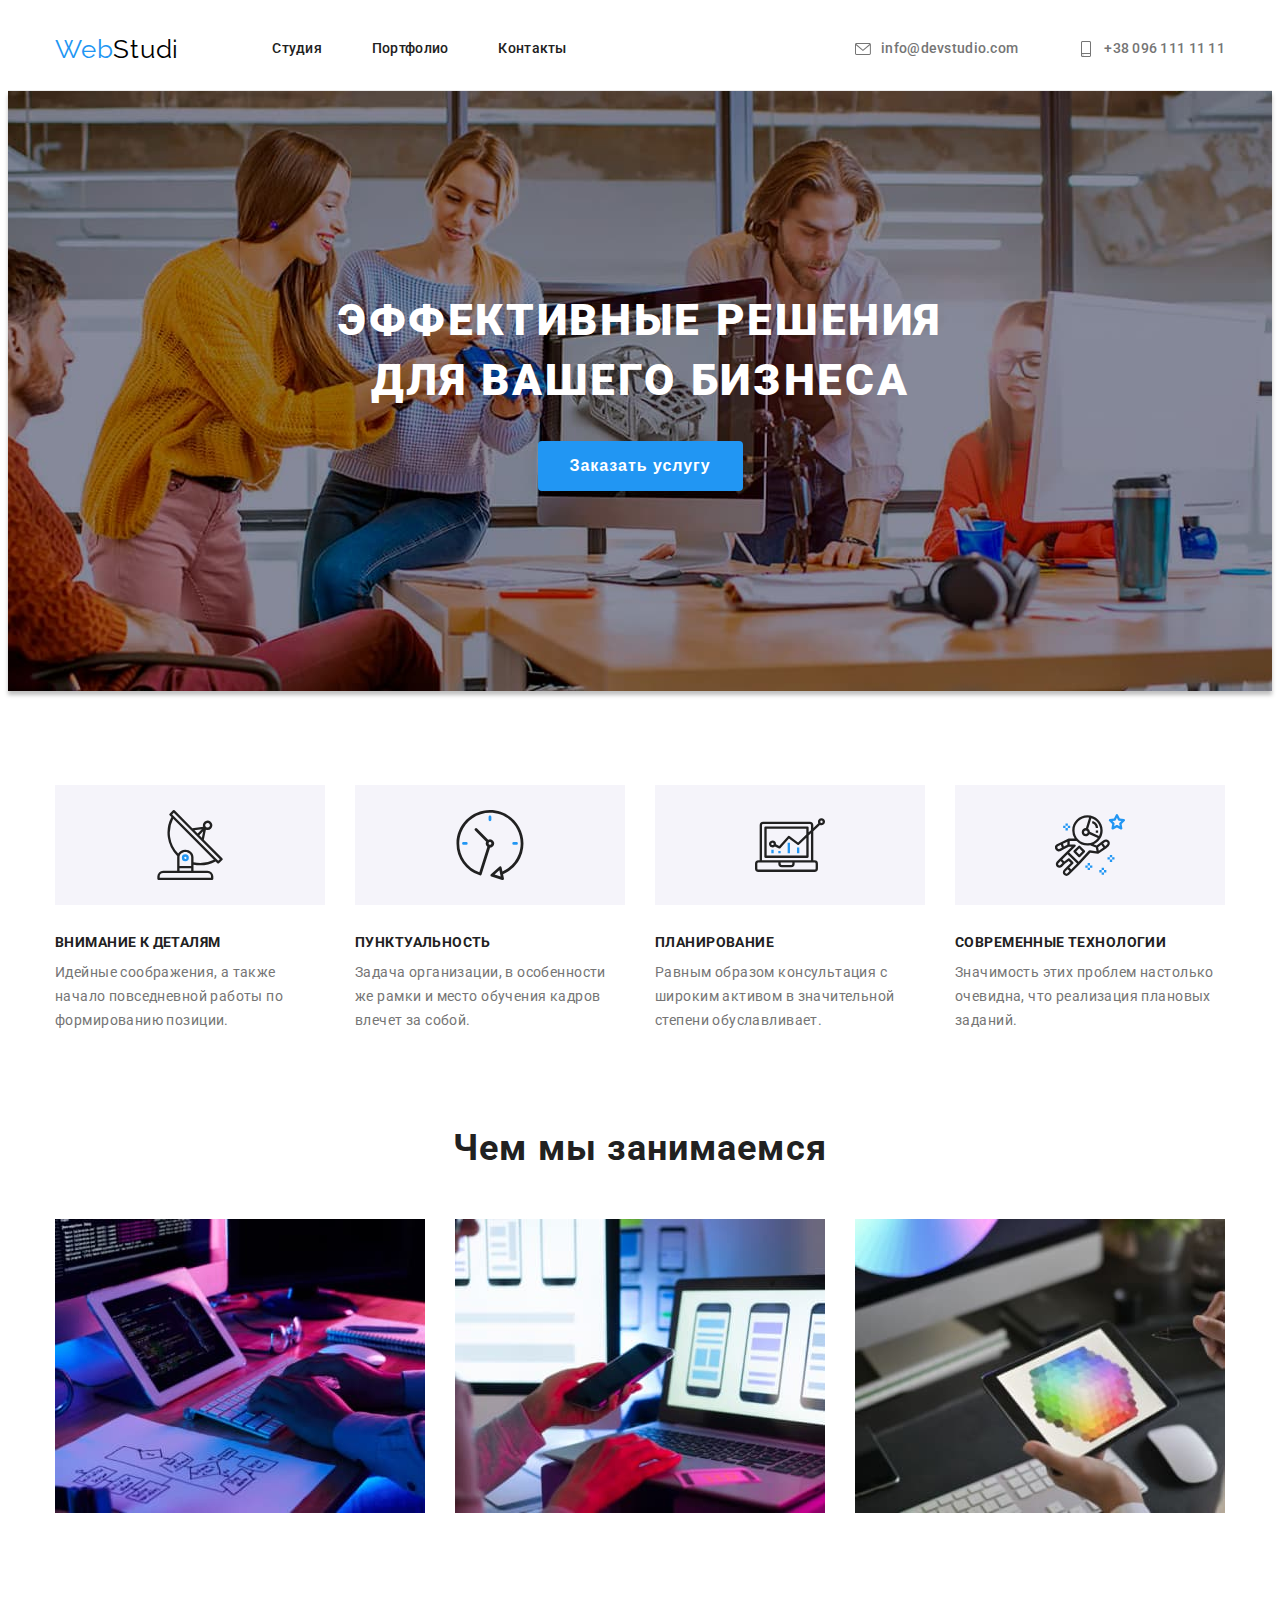
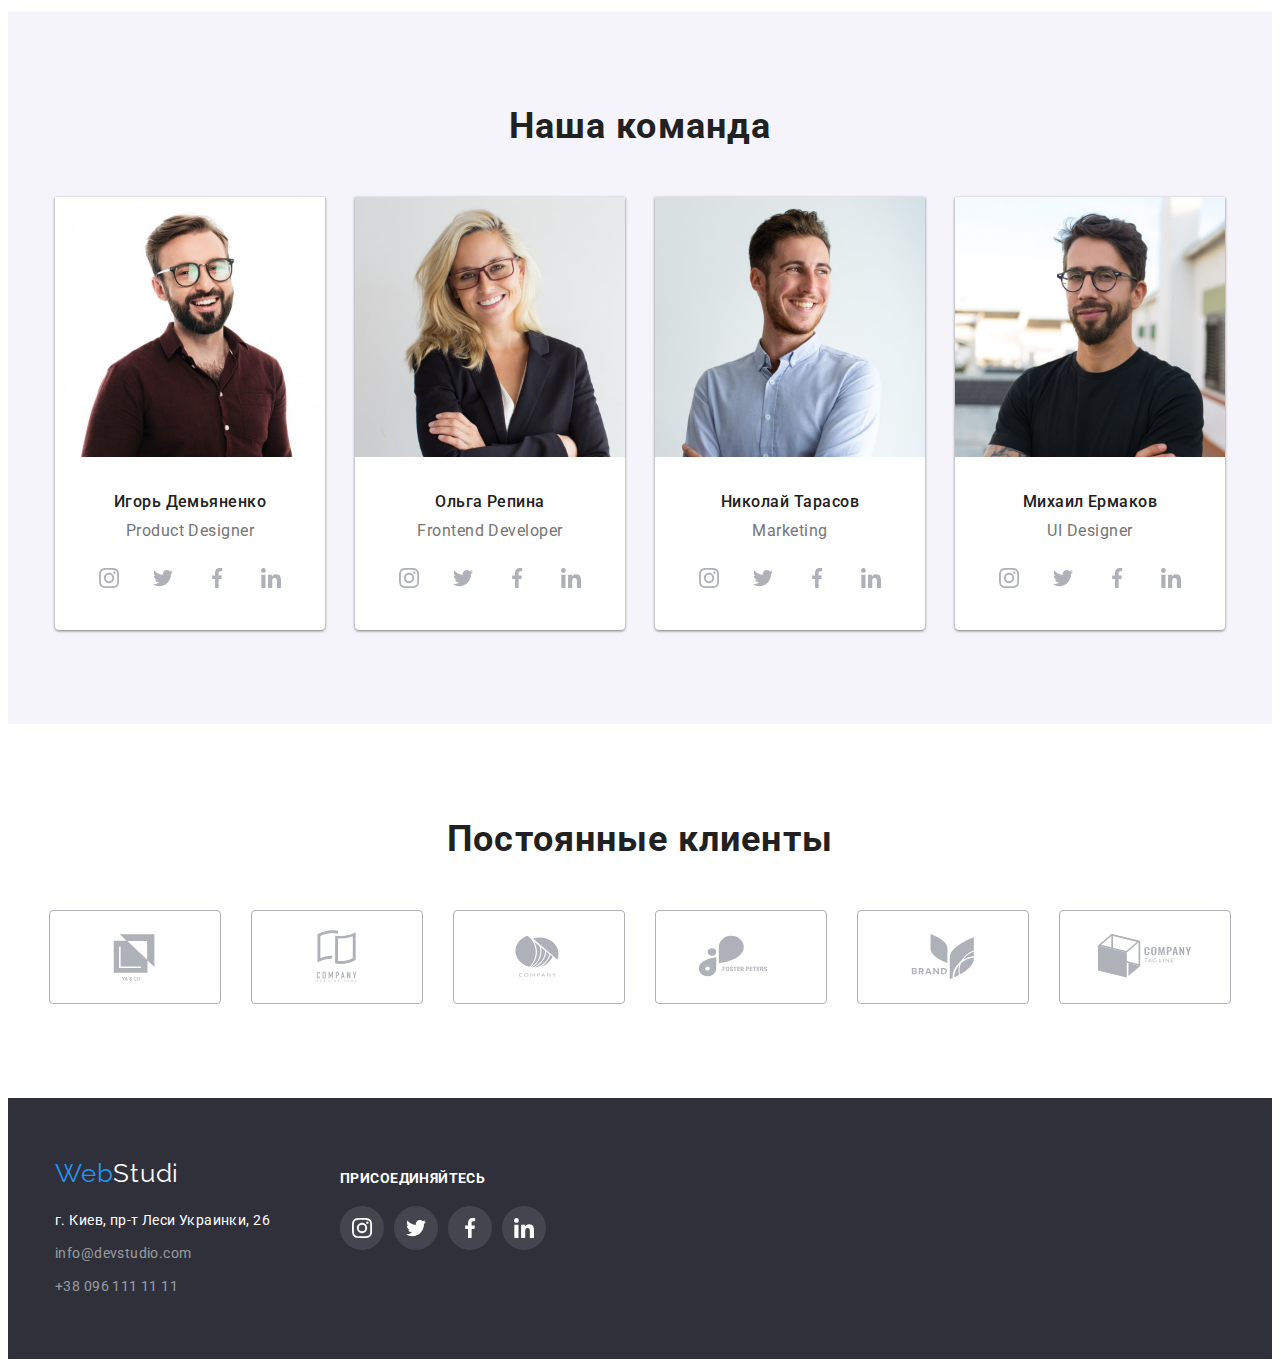
<file: index.html>
<!DOCTYPE html>
<html lang="ru">
  <head>
    <meta charset="UTF-8" />
    <meta http-equiv="X-UA-Compatible" content="IE=edge" />
    <meta name="viewport" content="width=device-width, initial-scale=1.0" />
    <title>WebStudio</title>
    <link
      rel="stylesheet"
      href="https://cdnjs.cloudflare.com/ajax/libs/modern-normalize/1.1.0/modern-normalize.min.css"
      integrity="sha512-wpPYUAdjBVSE4KJnH1VR1HeZfpl1ub8YT/NKx4PuQ5NmX2tKuGu6U/JRp5y+Y8XG2tV+wKQpNHVUX03MfMFn9Q=="
      crossorigin="anonymous"
      referrerpolicy="no-referrer"
    />
    <link rel="preconnect" href="https://fonts.googleapis.com" />
    <link rel="preconnect" href="https://fonts.gstatic.com" crossorigin />
    <link
      href="https://fonts.googleapis.com/css2?family=Raleway:wght@700&family=Roboto:wght@400;500;700;900&display=swap"
      rel="stylesheet"
    />
    <link rel="stylesheet" href="css/style.css" />
  </head>
  <body>
    <!-- Шапка -->
    <header class="header-page">
      <div class="container flex-box">
        <div class="header-left">
          <!-- Логотип -->
          <a class="logo" href="./index.html">
            <span class="logo-first-half">Web</span
            ><span class="logo-secondary-half">Studi</span></a
          >
          <!-- Навігація -->
          <nav>
            <ul class="nav-list">
              <li class="margin-on-header">
                <a class="link" href="./index.html">Студия</a>
              </li>
              <li class="margin-on-header">
                <a class="link" href="./portfolio.html">Портфолио</a>
              </li>
              <li>
                <a class="link" href="#">Контакты</a>
              </li>
            </ul>
          </nav>
        </div>
        <!-- Особисті дані -->
        <div class="header-right">
          <ul class="data-list">
            <li class="margin-on-header">
              <a class="link" href="mailto:info@devstudio.com">
                <svg class="link-mail">
                  <use href="./images/icons/sprite.svg#icon-mail"></use>
                </svg>
                info@devstudio.com
              </a>
            </li>
            <li>
              <a class="link" href="tel:+380961111111">
                <svg class="link-tel">
                  <use href="./images/icons/sprite.svg#icon-tel"></use>
                </svg>
                +38 096 111 11 11
              </a>
            </li>
          </ul>
        </div>
      </div>
    </header>
    <!-- Унікальний вміст -->
    <main>
      <!-- Герой -->
      <section class="hero">
        <div class="container container-details">
          <h1 class="hero-title">Эффективные решения для вашего бизнеса</h1>
          <button class="hero-button flex-box" type="button">
            Заказать услугу
          </button>
        </div>
      </section>
      <!-- Наші переваги -->
      <section class="container-default-padding">
        <div class="container">
          <h2 hidden class="visually-hidden">Нашы преимущества</h2>
          <ul class="list-benefits flex-box">
            <li class="margin-on-list width-list">
              <!-- <div class="flex-icon-benefits"> -->
                <div class="icons-our-benefits">
                  <svg class="icon-benefits">
                    <use href="./images/icons/sprite.svg#icon-antenna"></use>
                  </svg>
                </div>
                <h3 class="subtitle">Внимание к деталям</h3>
                <p class="subtitle-text">
                  Идейные соображения, а также начало повседневной работы по
                  формированию позиции.
                </p>
              <!-- </div> -->
            </li>
            <li class="margin-on-list width-list">
              <!-- <div class="flex-icon-benefits"> -->
                <div class="icons-our-benefits">
                  <svg class="icon-benefits">
                    <use href="./images/icons/sprite.svg#icon-clock"></use>
                  </svg>
                </div>
                <h3 class="subtitle">Пунктуальность</h3>
                <p class="subtitle-text">
                  Задача организации, в особенности же рамки и место обучения
                  кадров влечет за собой.
                </p>
              <!-- </div> -->
            </li>
            <li class="margin-on-list width-list">
              <!-- <div class="flex-icon-benefits"> -->
                <div class="icons-our-benefits">
                  <svg class="icon-benefits">
                    <use href="./images/icons/sprite.svg#icon-diagram"></use>
                  </svg>
                </div>
                <h3 class="subtitle">Планирование</h3>
                <p class="subtitle-text">
                  Равным образом консультация с широким активом в значительной
                  степени обуславливает.
                </p>
              <!-- </div> -->
            </li>
            <li class="width-list">
              <!-- <div class="flex-icon-benefits"> -->
                <div class="icons-our-benefits">
                  <svg class="icon-benefits">
                    <use href="./images/icons/sprite.svg#icon-astronaut"></use>
                  </svg>
                </div>
                <h3 class="subtitle">Современные технологии</h3>
                <p class="subtitle-text">
                  Значимость этих проблем настолько очевидна, что реализация
                  плановых заданий.
                </p>
              <!-- </div> -->
            </li>
          </ul>
        </div>
      </section>
      <!-- Чим ми займаємось -->
      <section class="what-we-do">
        <div class="container">
          <h2 class="title-main">Чем мы занимаемся</h2>
          <ul class="flex-box">
            <li>
              <img
                src="./images/photo-main/what-we-doing/coding.jpg"
                width="370"
                alt="Писание кода руками на клавиатуре"
              />
            </li>
            <li>
              <img
                src="./images/photo-main/what-we-doing/format-selection.jpg"
                width="370"
                alt="Сравнений формы гаджета с формами моделей на ноутбуке"
              />
            </li>
            <li>
              <img
                src="./images/photo-main/what-we-doing/color-selection.jpg"
                width="370"
                alt="Выбор гамы цветов"
              />
            </li>
          </ul>
        </div>
      </section>
      <!-- Наша команда -->
      <section class="section-our-team container-default-padding">
        <div class="container">
          <h2 class="title-main">Наша команда</h2>
          <ul class="flex-box">
            <li class="our-team-box">
              <img
                src="./images/photo-main/ours-team/photo-igor.jpg"
                width="270"
                alt="Фото Игоря"
              />
              <div class="our-team-decorate">
                <h3 class="title-name">Игорь Демьяненко</h3>
                <p class="text-employment">Product Designer</p>
                <div class="our-team-icon">
                  <ul class="flex-box-icons">
                    <li class="our-team-list">
                      <a class="our-team-links" href="#">
                        <svg class="our-team-link-icons">
                          <use
                            class="our-team-use-icon"
                            href="./images/icons/sprite.svg#icon-instagram"
                          ></use>
                        </svg>
                      </a>
                    </li>
                    <li class="our-team-list">
                      <a class="our-team-links" href="#">
                        <svg class="our-team-link-icons">
                          <use
                            class="our-team-use-icon"
                            href="./images/icons/sprite.svg#icon-twitter"
                          ></use>
                        </svg>
                      </a>
                    </li>
                    <li class="our-team-list">
                      <a class="our-team-links" href="#">
                        <svg class="our-team-link-icons">
                          <use
                            class="our-team-use-icon"
                            href="./images/icons/sprite.svg#icon-facebook"
                          ></use>
                        </svg>
                      </a>
                    </li>
                    <li class="our-team-list">
                      <a class="our-team-links" href="#">
                        <svg class="our-team-link-icons">
                          <use
                            class="our-team-use-icon"
                            href="./images/icons/sprite.svg#icon-linkedin"
                          ></use>
                        </svg>
                      </a>
                    </li>
                  </ul>
                </div>
              </div>
            </li>
            <li class="our-team-box">
              <img
                src="./images/photo-main/ours-team/photo-olga.jpg"
                width="270"
                alt="Фото Ольги"
              />
              <div class="our-team-decorate">
                <h3 class="title-name">Ольга Репина</h3>
                <p class="text-employment">Frontend Developer</p>
                <div class="our-team-icon">
                  <ul class="flex-box-icons">
                    <li class="our-team-list">
                      <a class="our-team-links" href="#">
                        <svg class="our-team-link-icons">
                          <use
                            class="our-team-use-icon"
                            href="./images/icons/sprite.svg#icon-instagram"
                          ></use>
                        </svg>
                      </a>
                    </li>
                    <li class="our-team-list">
                      <a class="our-team-links" href="#">
                        <svg class="our-team-link-icons">
                          <use
                            class="our-team-use-icon"
                            href="./images/icons/sprite.svg#icon-twitter"
                          ></use>
                        </svg>
                      </a>
                    </li>
                    <li class="our-team-list">
                      <a class="our-team-links" href="#">
                        <svg class="our-team-link-icons">
                          <use
                            class="our-team-use-icon"
                            href="./images/icons/sprite.svg#icon-facebook"
                          ></use>
                        </svg>
                      </a>
                    </li>
                    <li class="our-team-list">
                      <a class="our-team-links" href="#">
                        <svg class="our-team-link-icons">
                          <use
                            class="our-team-use-icon"
                            href="./images/icons/sprite.svg#icon-linkedin"
                          ></use>
                        </svg>
                      </a>
                    </li>
                  </ul>
                </div>
              </div>
            </li>
            <li class="our-team-box">
              <img
                src="./images/photo-main/ours-team/photo-nikolay.jpg"
                width="270"
                alt="Фото Николая"
              />
              <div class="our-team-decorate">
                <h3 class="title-name">Николай Тарасов</h3>
                <p class="text-employment">Marketing</p>
                <div class="our-team-icon">
                  <ul class="flex-box-icons">
                    <li class="our-team-list">
                      <a class="our-team-links" href="#">
                        <svg class="our-team-link-icons">
                          <use
                            class="our-team-use-icon"
                            href="./images/icons/sprite.svg#icon-instagram"
                          ></use>
                        </svg>
                      </a>
                    </li>
                    <li class="our-team-list">
                      <a class="our-team-links" href="#">
                        <svg class="our-team-link-icons">
                          <use
                            class="our-team-use-icon"
                            href="./images/icons/sprite.svg#icon-twitter"
                          ></use>
                        </svg>
                      </a>
                    </li>
                    <li class="our-team-list">
                      <a class="our-team-links" href="#">
                        <svg class="our-team-link-icons">
                          <use
                            class="our-team-use-icon"
                            href="./images/icons/sprite.svg#icon-facebook"
                          ></use>
                        </svg>
                      </a>
                    </li>
                    <li class="our-team-list">
                      <a class="our-team-links" href="#">
                        <svg class="our-team-link-icons">
                          <use
                            class="our-team-use-icon"
                            href="./images/icons/sprite.svg#icon-linkedin"
                          ></use>
                        </svg>
                      </a>
                    </li>
                  </ul>
                </div>
              </div>
            </li>
            <li class="our-team-box">
              <img
                src="./images/photo-main/ours-team/photo-mihail.jpg"
                width="270"
                alt="Фото Михаила"
              />
              <div class="our-team-decorate">
                <h3 class="title-name">Михаил Ермаков</h3>
                <p class="text-employment">UI Designer</p>
                <div class="our-team-icon">
                  <ul class="flex-box-icons">
                    <li class="our-team-list">
                      <a class="our-team-links" href="#">
                        <svg class="our-team-link-icons">
                          <use
                            class="our-team-use-icon"
                            href="./images/icons/sprite.svg#icon-instagram"
                          ></use>
                        </svg>
                      </a>
                    </li>
                    <li class="our-team-list">
                      <a class="our-team-links" href="#">
                        <svg class="our-team-link-icons">
                          <use
                            class="our-team-use-icon"
                            href="./images/icons/sprite.svg#icon-twitter"
                          ></use>
                        </svg>
                      </a>
                    </li>
                    <li class="our-team-list">
                      <a class="our-team-links" href="#">
                        <svg class="our-team-link-icons">
                          <use
                            class="our-team-use-icon"
                            href="./images/icons/sprite.svg#icon-facebook"
                          ></use>
                        </svg>
                      </a>
                    </li>
                    <li class="our-team-list">
                      <a class="our-team-links" href="#">
                        <svg class="our-team-link-icons">
                          <use
                            class="our-team-use-icon"
                            href="./images/icons/sprite.svg#icon-linkedin"
                          ></use>
                        </svg>
                      </a>
                    </li>
                  </ul>
                </div>
              </div>
            </li>
          </ul>
        </div>
      </section>
      <!-- постійні клієнти -->
      <section class="container-default-padding">
        <div class="container">
          <h2 class="title-main always-clients">Постоянные клиенты</h2>
          <ul class="flex-box icon-clients">
            <li class="always-clients-list">
              <a class="link-clients-box" href="#">
                <!-- <div class="always-client-box"> -->
                  <svg class="icon-always-client">
                    <use href="images/icons/sprite.svg#icon-logo-yaandco"></use>
                  </svg>
                <!-- </div> -->
              </a>
            </li>
            <li class="always-clients-list">
              <a class="link-clients-box" href="#">
                <!-- <div class="always-client-box"> -->
                  <svg class="icon-always-client">
                    <use
                      href="images/icons/sprite.svg#icon-logo-company-tagline"
                    ></use>
                  </svg>
                <!-- </div> -->
              </a>
            </li>
            <li class="always-clients-list">
              <a class="link-clients-box" href="#">
                <!-- <div class="always-client-box"> -->
                  <svg class="icon-always-client">
                    <use href="images/icons/sprite.svg#icon-logo-company"></use>
                  </svg>
                <!-- </div> -->
              </a>
            </li>
            <li class="always-clients-list">
              <a class="link-clients-box" href="#">
                <!-- <div class="always-client-box"> -->
                  <svg class="icon-always-client">
                    <use
                      href="images/icons/sprite.svg#icon-logo-foster-peters"
                    ></use>
                  </svg>
                <!-- </div> -->
              </a>
            </li>
            <li class="always-clients-list">
              <a class="link-clients-box" href="#">
                <!-- <div class="always-client-box"> -->
                  <svg class="icon-always-client">
                    <use href="images/icons/sprite.svg#icon-logo-brand"></use>
                  </svg>
                <!-- </div> -->
              </a>
            </li>
            <li class="always-clients-list">
              <a class="link-clients-box" href="#">
                <!-- <div class="always-client-box"> -->
                  <svg class="icon-always-client">
                    <use
                      href="images/icons/sprite.svg#icon-logo-company-tag-line"
                    ></use>
                  </svg>
                <!-- </div> -->
              </a>
            </li>
          </ul>
        </div>
      </section>
    </main>
    <!-- Підвал -->
    <footer class="footer-page flex-box">
      <div class="container flex-box">
        <div>
          <!-- Логотип -->
          <a class="logo" href="./index.html"
            ><span class="logo-first-half">Web</span
            ><span class="logo-secondary-half">Studi</span></a
          >
          <!-- Адрес -->
          <address class="footer-address">
            <p class="text-address margin-on-footer">
              г. Киев, пр-т Леси Украинки, 26
            </p>
            <a
              class="link-address margin-on-footer"
              href="mailto:info@devstudio.com"
              >info@devstudio.com</a
            >
            <a class="link-address" href="tel:+380961111111"
              >+38 096 111 11 11</a
            >
          </address>
        </div>
        <section class="footer-join">
          <h2 class="footer-title">присоединяйтесь</h2>
          <ul class="footer-flex-links">
            <li>
              <a class="footer-link" href="#">
                <svg class="footer-link-icon">
                  <use href="images/icons/sprite.svg#icon-instagram"></use>
                </svg>
              </a>
            </li>
            <li>
              <a class="footer-link" href="#">
                <svg class="footer-link-icon">
                  <use href="images/icons/sprite.svg#icon-twitter"></use>
                </svg>
              </a>
            </li>
            <li>
              <a class="footer-link" href="#">
                <svg class="footer-link-icon">
                  <use href="images/icons/sprite.svg#icon-facebook"></use>
                </svg>
              </a>
            </li>
            <li>
              <a class="footer-link" href="#">
                <svg class="footer-link-icon">
                  <use href="images/icons/sprite.svg#icon-linkedin"></use>
                </svg>
              </a>
            </li>
          </ul>
        </section>
      </div>
    </footer>
  </body>
</html>
</file>
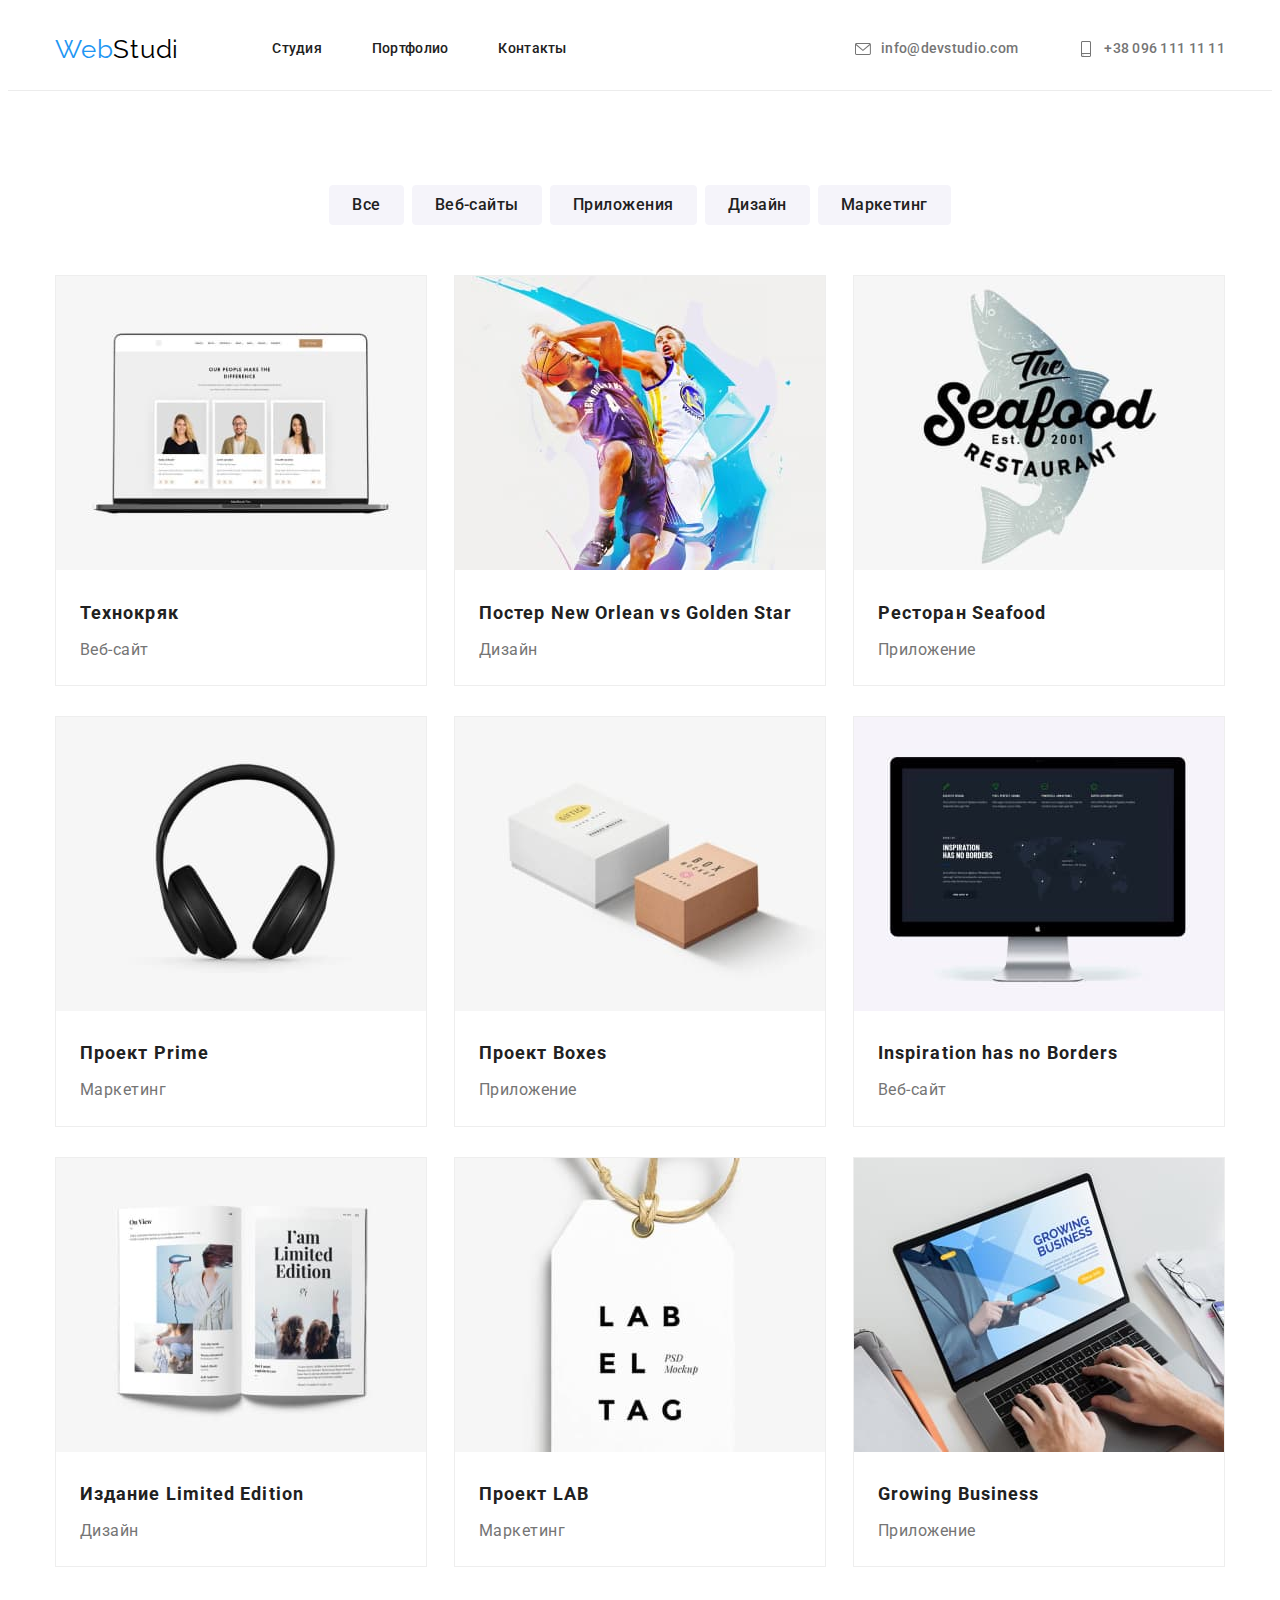
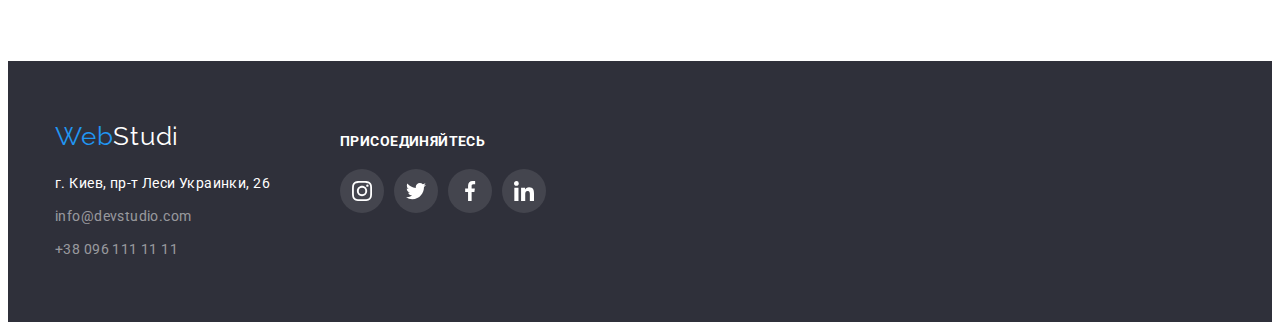
<file: portfolio.html>
<!DOCTYPE html>
<html lang="ru">
  <head>
    <meta charset="UTF-8" />
    <meta http-equiv="X-UA-Compatible" content="IE=edge" />
    <meta name="viewport" content="width=device-width, initial-scale=1.0" />
    <title>Portfolio</title>
    <link
    rel="stylesheet"
    href="https://cdnjs.cloudflare.com/ajax/libs/modern-normalize/1.1.0/modern-normalize.min.css"
    integrity="sha512-wpPYUAdjBVSE4KJnH1VR1HeZfpl1ub8YT/NKx4PuQ5NmX2tKuGu6U/JRp5y+Y8XG2tV+wKQpNHVUX03MfMFn9Q=="
    crossorigin="anonymous"
    referrerpolicy="no-referrer"
  />
    <link rel="preconnect" href="https://fonts.googleapis.com" />
    <link rel="preconnect" href="https://fonts.gstatic.com" crossorigin />
    <link
      href="https://fonts.googleapis.com/css2?family=Raleway:wght@700&family=Roboto:wght@400;500;700;900&display=swap"
      rel="stylesheet"
    />
    <link rel="stylesheet" href="css/style.css" />
  </head>
  <body>
<!-- Шапка -->
<header class="header-page">
  <div class="container flex-box">
    <div class="header-left">
      <!-- Логотип -->
      <a class="logo" href="./index.html">
        <span class="logo-first-half">Web</span
        ><span class="logo-secondary-half">Studi</span></a
      >
      <!-- Навігація -->
      <nav>
        <ul class="nav-list">
          <li class="margin-on-header">
            <a class="link" href="./index.html">Студия</a></li>
          <li class="margin-on-header">
            <a class="link" href="./portfolio.html">Портфолио</a>
          </li>
          <li>
            <a class="link" href="#">Контакты</a></li>
        </ul>
      </nav>
    </div>
    <!-- Особисті дані -->
    <div class="header-right">
      <ul class="data-list">
        <li class="margin-on-header">
          <a class="link" href="mailto:info@devstudio.com">
            <svg class="link-mail">
              <use href="./images/icons/sprite.svg#icon-mail"></use>
            </svg>
            info@devstudio.com
          </a>
        </li>
        <li>
          <a class="link" href="tel:+380961111111">
            <svg class="link-tel">
              <use href="./images/icons/sprite.svg#icon-tel"></use>
            </svg>
            +38 096 111 11 11
          </a>
        </li>
      </ul>
    </div>
  </div>
</header>
    <!-- Унікальний контент -->
    <main>
      <!-- Секція наші пропозиції -->
      <section class="our-orders container-default-padding">
          <div class="container">
          <h1 hidden class="visually-hidden">Нашы предложения</h1>
          <ul class="buttons">
            <li class="button-margin-on">
              <button class="button-filter" type="button">Все</button>
            </li>
            <li class="button-margin-on">
              <button class="button-filter" type="button">Веб-сайты</button>
            </li>
            <li class="button-margin-on">
              <button class="button-filter" type="button">Приложения</button>
            </li>
            <li class="button-margin-on">
              <button class="button-filter" type="button">Дизайн</button>
            </li>
            <li>
              <button class="button-filter" type="button">Маркетинг</button>
            </li>
          </ul>
          <!-- Фото наших пропозицій -->
          <ul class="portfolio-ul flex-box">
            <li class="portfolio-list margin-portfolio-list">
              <a class="portfolio-list-link" href="#">
                <div class="link-hover link-focus">
                  <img
                    src="./images/photo-portfolio/photo-technocrack.jpg"
                    alt="фото ноутбука из изображением сайта"
                  />
                  <div class="decorate-list">
                    <h2 class="title-portfolio">Технокряк</h2>
                    <p class="text-portfolio">Веб-сайт</p>
                  </div>
                </div>
              </a>
            </li>
            <li class="portfolio-list margin-portfolio-list">
              <a class="portfolio-list-link" href="#">
                <div class="link-hover link-focus">
                  <img
                    src="./images/photo-portfolio/photo-poster.jpg"
                    width="370"
                    alt="постер матча баскетбола"
                  />
                  <div class="decorate-list">
                    <h2 class="title-portfolio">Постер New Orlean vs Golden Star</h2>
                    <p class="text-portfolio">Дизайн</p>
                  </div>
                </div>
              </a>
            </li>
            <li class="portfolio-list margin-portfolio-list">
              <a class="portfolio-list-link" href="#">
                <div class="link-hover link-focus">
                  <img
                    src="./images/photo-portfolio/photo-restaurant-seafood.jpg"
                    width="370"
                    alt="лого ресторана"
                  />
                  <div class="decorate-list">
                    <h2 class="title-portfolio">Ресторан Seafood</h2>
                    <p class="text-portfolio">Приложение</p>
                  </div>
                </div>
              </a>
            </li>
            <li class="portfolio-list margin-portfolio-list">
              <a class="portfolio-list-link" href="#">
                <div class="link-hover link-focus">
                  <img
                    src="./images/photo-portfolio/photo-project-prime.jpg"
                    width="370"
                    alt="фото чёрные беспроводные наушники"
                  />
                  <div class="decorate-list">
                    <h2 class="title-portfolio">Проект Prime</h2>
                    <p class="text-portfolio">Маркетинг</p>
                  </div>
                </div>
              </a>
            </li>
            <li class="portfolio-list margin-portfolio-list">
              <a class="portfolio-list-link" href="#">
                <div class="link-hover link-focus">
                  <img
                    src="./images/photo-portfolio/photo-project-boxes.jpg"
                    width="370"
                    alt="фото две коробки"
                  />
                  <div class="decorate-list">
                    <h2 class="title-portfolio">Проект Boxes</h2>
                    <p class="text-portfolio">Приложение</p>
                  </div>
                </div>
              </a>
            </li>
            <li class="portfolio-list margin-portfolio-list">
              <a class="portfolio-list-link" href="#">
                <div class="link-hover link-focus">
                  <img
                    src="./images/photo-portfolio/photo-inspiration-borders.jpg"
                    width="370"
                    alt="фото монитора ком'ютера с изображением сайта"
                  />
                  <div class="decorate-list">
                    <h2 class="title-portfolio">Inspiration has no Borders</h2>
                    <p class="text-portfolio">Веб-сайт</p>
                  </div>
                </div>
              </a>
            </li>
            <li class="portfolio-list">
              <a class="portfolio-list-link" href="#">
                <div class="link-hover link-focus">
                  <img
                    src="./images/photo-portfolio/photo-limeted-edition.jpg"
                    width="370"
                    alt="фото книги"
                  />
                  <div class="decorate-list">
                    <h2 class="title-portfolio">Издание Limited Edition</h2>
                    <p class="text-portfolio">Дизайн</p>
                  </div>
                </div>
              </a>
            </li>
            <li class="portfolio-list">
              <a class="portfolio-list-link" href="#">
                <div class="link-hover link-focus">
                  <img
                    src="./images/photo-portfolio/photo-project-lab.jpg"
                    width="370"
                    alt="фото бирки"
                  />
                  <div class="decorate-list">
                    <h2 class="title-portfolio">Проект LAB</h2>
                    <p class="text-portfolio">Маркетинг</p>
                  </div>
                </div>
              </a>
            </li>
            <li class="portfolio-list">
              <a class="portfolio-list-link" href="#">
                <div class="link-hover link-focus">
                  <img
                    src="./images/photo-portfolio/photo-growing-business.jpg"
                    width="370"
                    alt="фото ноутбука с изображением сайта"
                  />
                  <div class="decorate-list">
                    <h2 class="title-portfolio">Growing Business</h2>
                    <p class="text-portfolio">Приложение</p>
                  </div>
                </div>
              </a>
            </li>
          </ul>
        </section>
      </div>
    </main>
    <!-- Підвал -->
    <footer class="footer-page flex-box">
      <div class="container flex-box">
        <div>
          <!-- Логотип -->
          <a class="logo" href="./index.html"
            ><span class="logo-first-half">Web</span
            ><span class="logo-secondary-half">Studi</span></a
          >
          <!-- Адрес -->
          <address class="footer-address">
            <p class="text-address margin-on-footer">
              г. Киев, пр-т Леси Украинки, 26
            </p>
            <a
              class="link-address margin-on-footer"
              href="mailto:info@devstudio.com"
              >info@devstudio.com</a
            >
            <a class="link-address" href="tel:+380961111111"
              >+38 096 111 11 11</a
            >
          </address>
        </div>
        <section class="footer-join">
          <h2 class="footer-title">присоединяйтесь</h2>
          <ul class="footer-flex-links">
            <li>
              <a class="footer-link" href="#">
                <svg class="footer-link-icon">
                  <use href="images/icons/sprite.svg#icon-instagram"></use>
                </svg>
              </a>
            </li>
            <li>
              <a class="footer-link" href="#">
                <svg class="footer-link-icon">
                  <use href="images/icons/sprite.svg#icon-twitter"></use>
                </svg>
              </a>
            </li>
            <li>
              <a class="footer-link" href="#">
                <svg class="footer-link-icon">
                  <use href="images/icons/sprite.svg#icon-facebook"></use>
                </svg>
              </a>
            </li>
            <li>
              <a class="footer-link" href="#">
                <svg class="footer-link-icon">
                  <use href="images/icons/sprite.svg#icon-linkedin"></use>
                </svg>
              </a>
            </li>
          </ul>
        </section>
      </div>
    </footer>
  </body>
</html>
</file>
<file: css/style.css>
/* Шрифти
@font-face {
    font-family: 'Raleway';
    src: local('Raleway') 
        url('Raleway-Bold.woff2') format('woff2'),
        url('Raleway-Bold.woff') format('woff'),
        url('Raleway-Bold.ttf') format('truetype'),
        url('Raleway-Bold.svg#Raleway-Bold') format('svg');
    font-weight: 700;
    font-style: normal;
    font-display: swap;
}

@font-face {
    font-family: 'Roboto';
    src: local('Roboto') 
        url('Roboto-Bold.woff2') format('woff2'),
        url('Roboto-Bold.woff') format('woff'),
        url('Roboto-Bold.ttf') format('truetype'),
        url('Roboto-Bold.svg#Roboto-Bold') format('svg');
    font-weight: 700;
    font-style: normal;
    font-display: swap;
}

@font-face {
    font-family: 'Roboto';
    src: local('Roboto') 
        url('Roboto-Regular.woff2') format('woff2'),
        url('Roboto-Regular.woff') format('woff'),
        url('Roboto-Regular.ttf') format('truetype'),
        url('Roboto-Regular.svg#Roboto-Regular') format('svg');
    font-weight: 400;
    font-style: normal;
    font-display: swap;
}

@font-face {
    font-family: 'Roboto';
    src: local('Roboto') 
        url('Roboto-Medium.woff2') format('woff2'),
        url('Roboto-Medium.woff') format('woff'),
        url('Roboto-Medium.ttf') format('truetype'),
        url('Roboto-Medium.svg#Roboto-Medium') format('svg');
    font-weight: 500;
    font-style: normal;
    font-display: swap;
} */
/* Загальне забирання марджинів */

h1,h2,h3,h4,h5,h6,p,ul {
    margin: 0;
    padding: 0;
}

/* Normalize */
*,
*::before,
*::after {
    box-sizing: border-box;
}
.margin-on-header {
    margin-right: 50px;
}
.margin-on-list {
    margin-right: 30px;
}
/* Змінні */
:root {
    --color-primary: #212121;
    --color-secondary: #757575;
    --color-third: #000000;
    --color-accent: #2196F3;
    --color-other: #ffffff;
    --color-alfa: #ffffff85;
    --color-border: #eeeeee;
    --color-always-clients: #afb1b8;
    --color-fill-footer: rgba(255, 255, 255, 0.1);
    
    --color-background-primary: #e5e5e5;
    --color-background-secondary: #2f303a;
    --color-background-third: #f5f4fa;
    --color-background-accent: #2196f3;
    --color-background-other: #ffffff;
    --color-background-ground: #ececec;
    

    --font-family-primary: 'Roboto', sans-serif;
    --font-family-secondary: 'Raleway', sans-serif;
}

/* Заховані заголовки */
/* .visually-hidden {
    position: absolute !important;
    width: 1px !important;
    height: 1px !important;
    margin: -1px !important;
    border: 0 !important;
    padding: 0 !important;
    white-space: nowrap !important;
    clip-path: inset(100%) !important;
    clip: rect(0 0 0 0) !important;
    overflow: hidden !important;
} */

/* Контейнер */
.container {
    width: 1200px;
    margin: 0 auto;
    padding: 0 15px;
}  

.container-details {
    padding: 200px 0;
}
.container-default-padding {
    padding: 94px 0;
}
.flex-box {
    display: flex;
}

/* Властивості на все тіло */
body {
    color: var(--color-primary);
    font-family: var(--font-family-primary);
    font-size: 16px;
    line-height: 1.17;
}

/* Відключення стилю лішок */
li {
    list-style-type: none;
}

/* Відключення стилю посилань */
a {
    text-decoration: none;
}

/* Лого */
.logo {
    font-family: var(--font-family-secondary);
    font-size: 26px;
    line-height: 1.19;
    letter-spacing: 0.03em;
}

/* Хедер */
.header-page {
    background-color: var(--color-background-other);
    border-bottom: 1px solid var(--color-background-ground);
}
.header-page .flex-box {
    justify-content: space-between;
}
.header-left .nav-list,
.header-left, .data-list,
.data-list .link {
    display: flex;
    align-items: center;
}
.header-left, .header-right {
    margin-top: 25px;
    margin-bottom: 25px;
}
 
/* Лого хедер */
.header-page .logo-first-half {
    color: var(--color-accent);
}
.header-page .logo-secondary-half {
    color: var(--color-third);
}
.header-page .logo {
    margin-right: 93px;
}

/* Навігація та особисті дані*/
.nav-list,
.data-list {
    font-weight: 500;
    font-size: 14px;
    line-height: 1.14;
    letter-spacing: 0.02em;
}

/* Лише навігація */
.nav-list .link {
    color: var(--color-primary);  
    padding: 8px 0;
    
} 

/* Ховер, фокус */
.nav-list .link:hover,
.nav-list .link:focus {
    color: var(--color-accent);
}

/* Лише особисті дані */
.data-list .link{
    color: var(--color-secondary);
    padding: 8px 0;
}

/* Ховер, фокус */
.data-list .link:hover,
.data-list .link:focus{
    color: var(--color-accent);
}
.link-mail,
.link-tel {
    width: 1rem;
    height: 1rem;
    margin: 0 0.625rem;
    fill: var(--color-secondary);
}
.data-list .link:hover .link-mail,
.data-list .link:hover .link-tel,
.data-list .link:focus .link-mail,
.data-list .link:focus .link-tel {
    fill: var(--color-accent);
}

/* Мейн */
main {
    background-color: var(--color-background-other);
}

/* Заголовки Головна сторінка  */
.title-main {
    font-weight: 700;
    font-size: 36px;
    line-height: 1.17;
    text-align: center;
    letter-spacing: 0.03em;
}

/* Герой */
.hero {
    background-image: url('../images/photo-main/section-hero/hero-bg.jpg');
    background-color: var(--color-background-secondary);
    background-repeat: no-repeat;
    background-position: center;
    background-size: cover;
    max-width: 1600px;
    margin: 0 auto;
    box-shadow: 0px 4px 4px rgba(0, 0, 0, 0.25);
    /* height: 600px; */
    /* background-color: rgba(47, 48, 58, 1); */
}
.hero-title {
    color: var(--color-other);
    font-weight: 900;
    font-size: 44px;
    line-height: 1.36;
    text-align: center;
    text-transform: uppercase;
    letter-spacing: 0.06em;
    width: 696px;
    margin: 0 auto;
    /* padding-top: 200px; */
    margin-bottom: 30px;
}
.hero-button {
    color: var(--color-other);
    background-color: var(--color-background-accent);
    font-weight: 700;
    font-size: 16px;
    line-height: 1.88;
    letter-spacing: 0.06em;
    cursor: pointer;
    margin: 0 auto;
    padding: 10px 32px;
    border-radius: 4px;
    border: var(--color-accent);
    
}

/* Ховер */
.hero-button:hover {
   background-color: #2196f399 ; 
   /*  opacity: 0.8; */
}

   

/* Наші переваги */
.subtitle {
    font-weight: 700;
    font-size: 14px;
    line-height: 1.14;
    letter-spacing: 0.03em;
    text-transform: uppercase;
    margin-bottom: 10px;
}
.subtitle-text {
    color: var(--color-secondary);
    font-weight: 400;
    font-size: 14px;
    line-height: 1.71;
    letter-spacing: 0.03em;
}
.list-benefits {
    justify-content: space-between;
}
/* Чим ми займаємось */
.what-we-do {
    padding-bottom: 94px;
}
.what-we-do .flex-box{
    justify-content: space-between;
}
.what-we-do .title-main {
    margin-bottom: 50px;
}
.width-list {
    width: 270px;
}
/* Айкони для переваг */
.icons-our-benefits {
    display: flex;
    justify-content: center;
    align-items: center;
    width: 270px;
    height: 120px;
    background-color: var(--color-background-third);
    margin-bottom: 30px;
    /* padding: 25px 100px;
    margin-bottom: 30px; */
    /* width: 16.875rem;
    height: 7.5rem; */
}
.icon-benefits {
    width: 4.375rem;
    height: 4.375rem;
    /* margin: auto 0; */
    /* display: flex; */
    /* flex-direction: column; */
    /* padding: 5px 10px; */
    /* margin: 0 auto;
    margin: 25px 0px; */
    /* text-align: center; */
    /* justify-content: center; */
}
/* .flex-icon-benefits {
    flex-direction: column;
} */

/* Наша команда */
.section-our-team {
    background-color: var(--color-background-third);
}
/* .container-our-team {
    width: 1200px;
    margin: 0 auto;
} */
.title-name {
    font-weight: 500;
    font-size: 16px;
    line-height: 1.19;
    text-align: center;
    letter-spacing: 0.03em;
    margin-bottom: 10px;
}
.text-employment {
    color: var(--color-secondary);
    font-weight: 400;
    font-size: 16px;
    line-height: 1.19;
    text-align: center;
    letter-spacing: 0.03em;
}
.section-our-team .title-main {
    margin-bottom: 50px;
}
.section-our-team .flex-box{
    justify-content: space-between;
}
.our-team-box {
    background-color: var(--color-background-other);
    border-bottom-left-radius: 4px;
    border-bottom-right-radius: 4px;
    box-shadow: 0px 1px 3px var(--color-secondary);
    /* border-left: solid var(--color-secondary) 1px;
    border-right: solid var(--color-secondary) 1px; */
}
.our-team-decorate {
    padding: 30px 0;
}
.flex-box-icons {
    display: flex;
    justify-content: center;
}
.our-team-icon {
    margin-top: 16px;
}
.our-team-list {
    /* width: 44px;
    height: 44px; */
    margin: 0 5px;
}
.our-team-links {
    display: flex;
    width: 100%;
    height: 100%;
    padding: 12px;
    /* border: 1px solid var(--color-other); */
    border-radius: 100%;
    background-color: var(--color-background-other);
}

.our-team-link-icons {
    /* display: flex; */
    width: 20px;
    height: 20px;
    fill: var(--color-always-clients);
    /* justify-content: center;
    align-items: center; */
    /* align-items: center; */
    /* border: 1px solid var(--color-accent);
    border-radius: 50px; */
    /* margin: 5px;
    margin-top: 16px; */
}

/* .our-team-links:hover,
.our-team-links:focus{
    background-color: var(--color-background-accent);
} */

.our-team-links:hover .our-team-link-icons,
.our-team-links:focus .our-team-link-icons,
.our-team-links:hover,.our-team-links:focus {
    fill: var(--color-background-other);
    background-color: var(--color-background-accent);
}

/* Постійні клієнти */
.title-main.always-clients {
    margin-bottom: 50px;
}
.always-clients-list {
    margin: 0 15px;
}
.icon-clients {
    justify-content: center;
}
/* .always-client-box { */
    /* display: flex; */
    /* justify-content: center; */
    /* width: 170px;
    height: 92px; */
    /* padding: 16px 32px; */
    /* margin: 50px 15px; */
    /* border: 1px solid var(--color-always-clients); */
    /* border-radius: 4px; */
/* } */
.link-clients-box {
    display: flex;
    padding: 16px 32px;
    border: 1px solid var(--color-always-clients);
    border-radius: 4px;
}
.icon-always-client {
    /* justify-content: center; */
    /* padding: 16px 32px;
    border: 1px solid var(--color-always-clients);
    border-radius: 4px; */
    width: 106px;
    height: 60px;
    fill: var(--color-always-clients);
    /* margin: 50px 15px; */
}

.link-clients-box:focus .icon-always-client,
.link-clients-box:hover .icon-always-client {
    fill: var(--color-accent);
}
.link-clients-box:focus,
.link-clients-box:hover {
    border: 1px solid var(--color-accent);
}

/* Секція наші пропозиції */
/* Кнопки фільтри */
.button-filter {
    background-color: var(--color-background-third);
    color: var(--color-primary);
    font-family: var(--font-family-primary);
    font-weight: 500;
    font-size: 16px;
    line-height: 1.62; 
    text-align: center;
    letter-spacing: 0.03em;
    cursor: pointer;
    border: 1px solid var(--color-background-third);
    border-radius: 4px;
    padding: 6px 22px;
}

/* Ховер, фокус */
.button-filter:hover,
.button-filter:focus {
    background-color: var(--color-background-accent);
    color: var(--color-other);
    border: 1px solid var(--color-background-accent) ;
    box-shadow: 0px 1px 3px var(--color-secondary);
}
/* Портфоліо */

/* Кнопки */
.buttons { 
    display: flex;
    justify-content: center;
    margin-bottom: 50px;
}
.buttons .button-margin-on {
    margin-right: 8px;
}
/* Наші пропозиції */
/* .our-orders {
    padding-bottom: 94px;
} */
.portfolio-ul {
    flex-wrap: wrap;
    justify-content: space-between;
}

.portfolio-list {
    display: block;
    background-color: var(--color-background-other);
    border: 1px solid var(--color-border);
}
.portfolio-list-link:hover .link-hover,
.portfolio-list-link:focus .link-focus{
    box-shadow: 
    0px 1px 1px rgba(0, 0, 0, 0.12), 
    0px 4px 4px rgba(0, 0, 0, 0.06), 
    1px 4px 6px rgba(0, 0, 0, 0.16);
}

.margin-portfolio-list {
    margin-bottom: 30px;
}
.decorate-list {
    padding: 20px 24px;
}

/* Заголовки сторінка портфоліо */
.title-portfolio {
    color: var(--color-primary);
    font-weight: 700;
    font-size: 18px;
    line-height: 2;
    letter-spacing: 0.06em;
    margin-bottom: 4px;
}
/* Параграфи сторінки портфоліо */
.text-portfolio {
    color: var(--color-secondary);
    font-weight: 400;
    font-size: 16px;
    line-height: 1.88;
    letter-spacing: 0.03em;
}

/* Футер */
.footer-page {
    background-color: var(--color-background-secondary);
    padding: 60px 0;
}
/* Заголовок футер */
.footer-title {
    color: var(--color-other);
    font-weight: 700;
    font-size: 14px;
    line-height: 16px;
    letter-spacing: 0.03em;
    text-transform: uppercase;
    margin-bottom: 20px;
}

/* Лого футер */
.footer-page .logo-first-half {
    color: var(--color-accent);
}
.footer-page .logo-secondary-half {
    color: var(--color-background-other);
}
.footer-page .logo {
    display: block;
    margin-bottom: 20px;
}
/* Футер приєднуйтеся */
.footer-join{
    display: flex;
    flex-direction: column;
    width: 206px;  
    margin-top: 12px;
    margin-left: 70px; 
}
.footer-flex-links {
    display: flex;
    justify-content: space-between;
}
.footer-link {
    display: flex;
    /* border: 1px solid var(--color-fill-footer); */
    background-color: var(--color-fill-footer);
    border-radius: 100%;
    padding: 12px;
}
.footer-link-icon {
    width: 20px;
    height: 20px;
    fill: var(--color-other);
}

.footer-link:hover,
.footer-link:focus {
    background-color: var(--color-background-accent);
    /* fill: var(--color-other); */
}
/* 
.footer-link:hover .footer-link-icon,
.footer-link:focus .footer-link-icon {
    fill: var(--color-accent);
} */

/* Адрес футер */
.footer-address {
    display: flex;
    flex-direction: column;
    /* max-width: 231px; */
    font-weight: 400;
    font-size: 14px;
    line-height: 1.71;
    letter-spacing: 0.03em; 
}
.text-address {
    color: var(--color-background-other);
    font-style: normal;
}
.link-address {
    color: var(--color-alfa);
    font-style: normal;
}
.margin-on-footer {
    margin-bottom: 9px;
}


/* Ховер, фокус */
.link-address:hover,
.link-address:focus {
    color: var(--color-accent);
}
</file>
